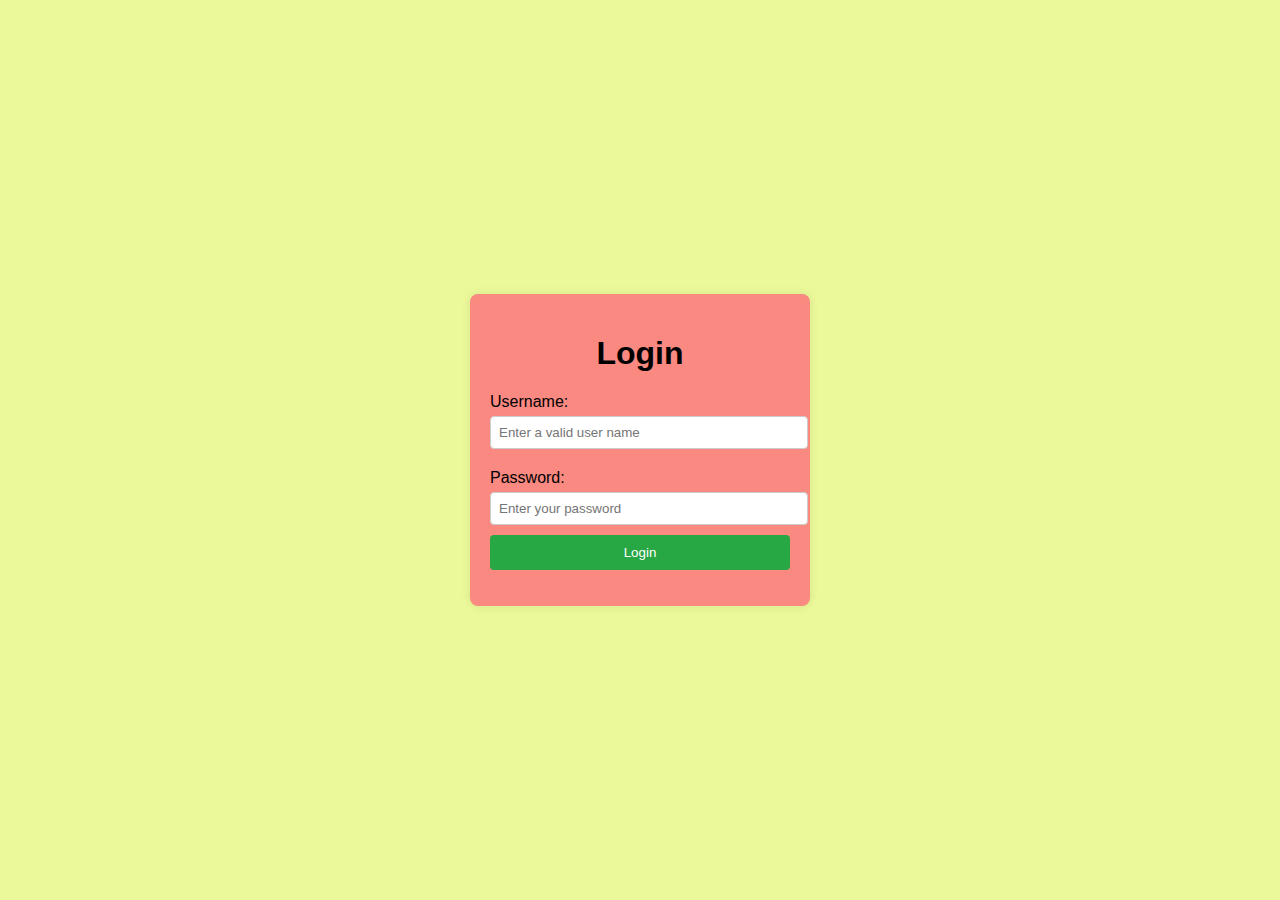
<file: Task1/index.html>
<!DOCTYPE html>
<html lang="en">
<head>
    <meta charset="UTF-8">
    <meta name="viewport" content="width=device-width, initial-scale=1.0">
    <title>Login Page</title>
    <link rel="stylesheet" href="styles.css">
</head>
<body>
    <div class="login-container">
        <h1>Login</h1>
        <form id="loginForm">
            <label for="username">Username:</label>
            
            <input type="text" id="username" placeholder="Enter a valid user name" required>
            <label for="password">Password:</label>
            <input type="password" id="password" placeholder="Enter your password" required>
            <button type="submit">Login</button>
        </form>
        <p id="errorMessage" class="error-message"></p>
    </div>
    <script src="script.js"></script>
</body>
</html>
</file>
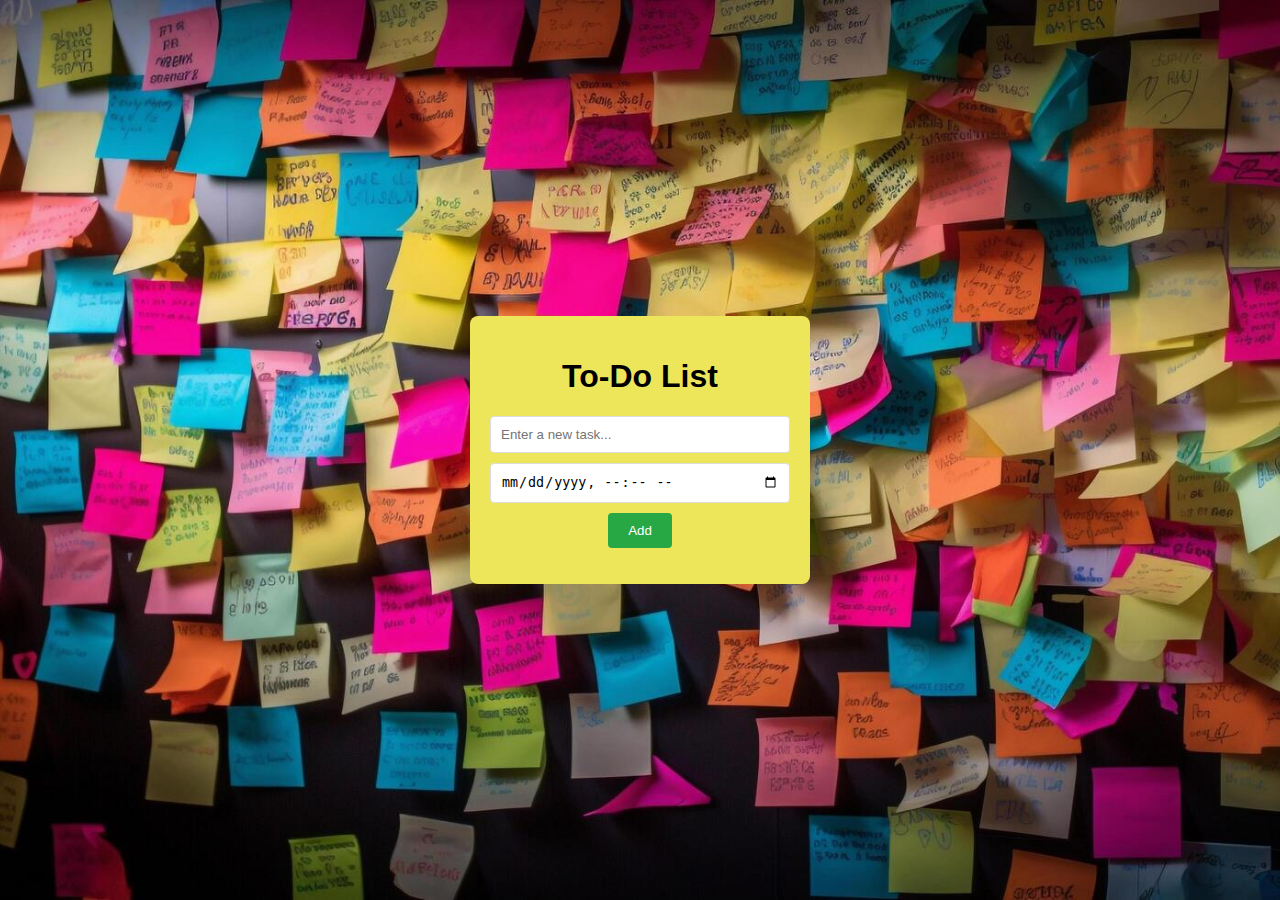
<file: Task3/index.html>
<!DOCTYPE html>
<html lang="en">
<head>
    <meta charset="UTF-8">
    <meta name="viewport" content="width=device-width, initial-scale=1.0">
    <title>To-Do List</title>
    <link rel="stylesheet" href="styles.css">
</head>
<body filter="blur(5px)"><div class="sarada">
    <div class="container">
        <h1>To-Do List</h1>
        <input type="text" id="todo-input" placeholder="Enter a new task...">
        <input type="datetime-local" id="todo-time">
        <button onclick="addTodo()">Add</button>
        <ul id="todo-list"></ul>
    </div>
</div>
    <script src="scripts.js"></script>
</body>
</html>
</file>
<file: Task1/styles.css>
body {
    display: flex;
    justify-content: center;
    align-items: center;
    height: 100vh;
    font-family: Arial, sans-serif;
    background-color: #ecf99a;
    margin: 0;
}

.login-container {
    background-color: #f98981;
    padding: 20px;
    border-radius: 8px;
    box-shadow: 0 0 10px rgba(0, 0, 0, 0.1);
    width: 300px;
    
    text-align: center;
}

.login-container h2 {
    margin-bottom: 20px;
}

.login-container label {
    display: block;
    margin: 10px 0 5px;
    text-align: left;
}

.login-container input {
    width: 100%;
    padding: 8px;
    margin-bottom: 10px;
    border: 1px solid #ccc;
    border-radius: 4px;
}

.login-container button {
    width: 100%;
    padding: 10px;
    background-color: #28a745;
    border: none;
    color: white;
    border-radius: 4px;
    cursor: pointer;
}

.login-container button:hover {
    background-color: #218838;
}

.error-message {
    color: red;
    margin-top: 10px;
}
</file>
<file: Task3/styles.css>
body {
    font-family: Arial, sans-serif;
    display: flex;
    justify-content: center;
    align-items: center;
    height: 100vh;
    background-image: url("todo.jpg");
    background-repeat: no-repeat;
    background-position: center;
    background-size:cover; 
    margin: 0;
}




.container {
    background-color: #ede65a;
    
    padding: 20px;
    border-radius: 8px;
    box-shadow: 5px 5px 5px 5px 10px black;
    width: 300px;

body {
        filter: blur(5px);
    font-family: Arial, sans-serif;
    display: flex;
    justify-content: center;
    align-items: center;
    height: 100vh;
    margin: 0;
}

input[type="text"], input[type="datetime-local"] {
    width: calc(100% - 22px);
    padding: 10px;
    margin-bottom: 10px;
    border: 1px solid #ddd;
    border-radius: 4px;
}

button {
    padding: 10px 20px;
    background: #28a745;
    color: #fff;
    border: none;
    border-radius: 4px;
    cursor: pointer;
}

button:hover {
    background: #218838;
}

ul {
    list-style: none;
    padding: 0;
}

li {
    background: #f8f9fa;
    padding: 10px;
    border: 1px solid #ddd;
    border-radius: 4px;
    margin-bottom: 5px;
    display: flex;
    justify-content: space-between;
    align-items: center;
}

li input[type="text"] {
    width: 100%;
    margin-right: 10px;
    border: none;
    background: transparent;
}

li input[type="text"]:disabled {
    background: transparent;
}

li .actions {
    display: flex;
    gap: 5px;
}

li .actions button {
    padding: 5px;
    background: #dc3545;
    color: #fff;
    border: none;
    border-radius: 4px;
    cursor: pointer;
}

li .actions button:hover {
    background: #c82333;
}

    text-align: center;
}

input[type="text"], input[type="datetime-local"] {
    width: calc(100% - 22px);
    padding: 10px;
    margin-bottom: 10px;
    border: 1px solid #ddd;
    border-radius: 4px;
}

button {
    padding: 10px 20px;
    background: #28a745;
    color: #fff;
    border: none;
    border-radius: 4px;
    cursor: pointer;
}

button:hover {
    background: #218838;
}

ul {
    list-style: none;
    padding: 0;
}

li {
    background: #f8f9fa;
    padding: 10px;
    border: 1px solid #ddd;
    border-radius: 4px;
    margin-bottom: 5px;
    display: flex;
    justify-content: space-between;
    align-items: center;
}

li input[type="text"] {
    width: 100%;
    margin-right: 10px;
    border: none;
    background: transparent;
}

li input[type="text"]:disabled {
    background: transparent;
}

li .actions {
    display: flex;
    gap: 5px;
}

li .actions button {
    padding: 5px;
    background: #dc3545;
    color: #fff;
    border: none;
    border-radius: 4px;
    cursor: pointer;
}

li .actions button:hover {
    background: #c82333;
}
</file>
